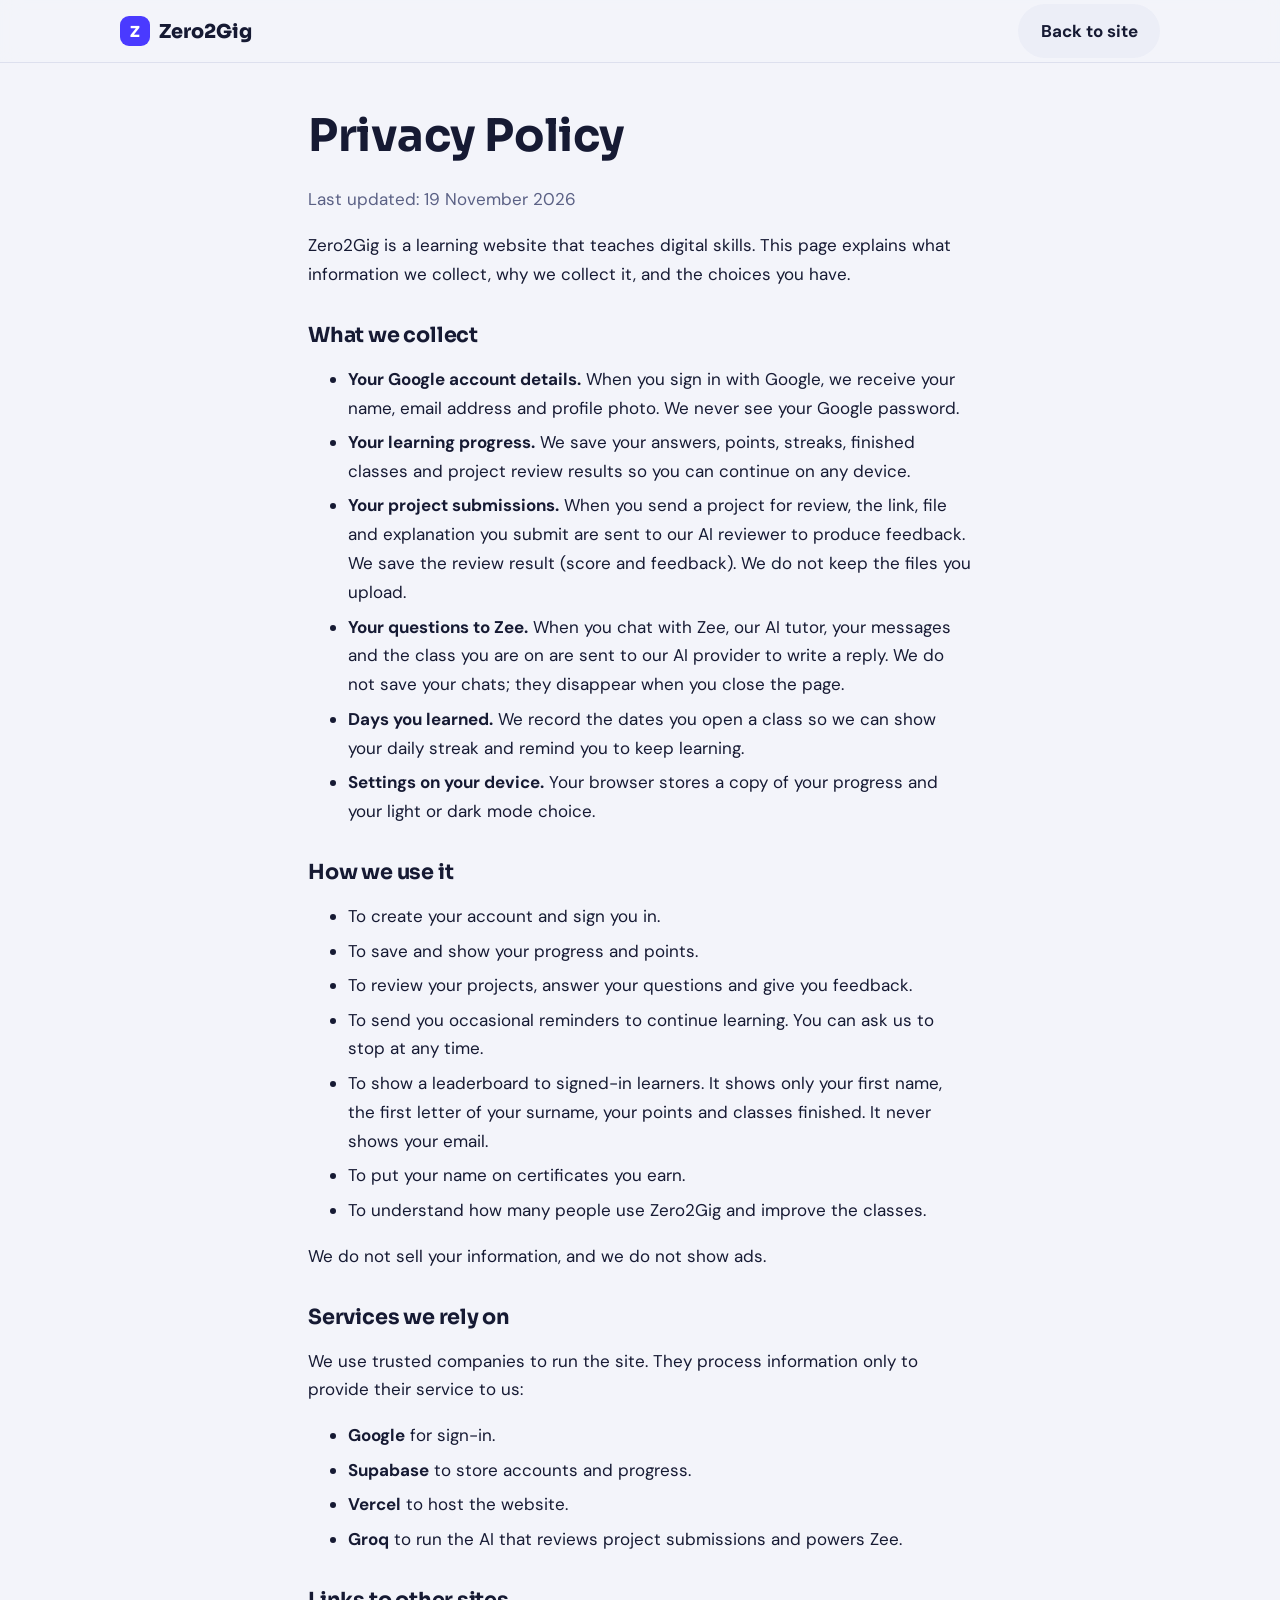
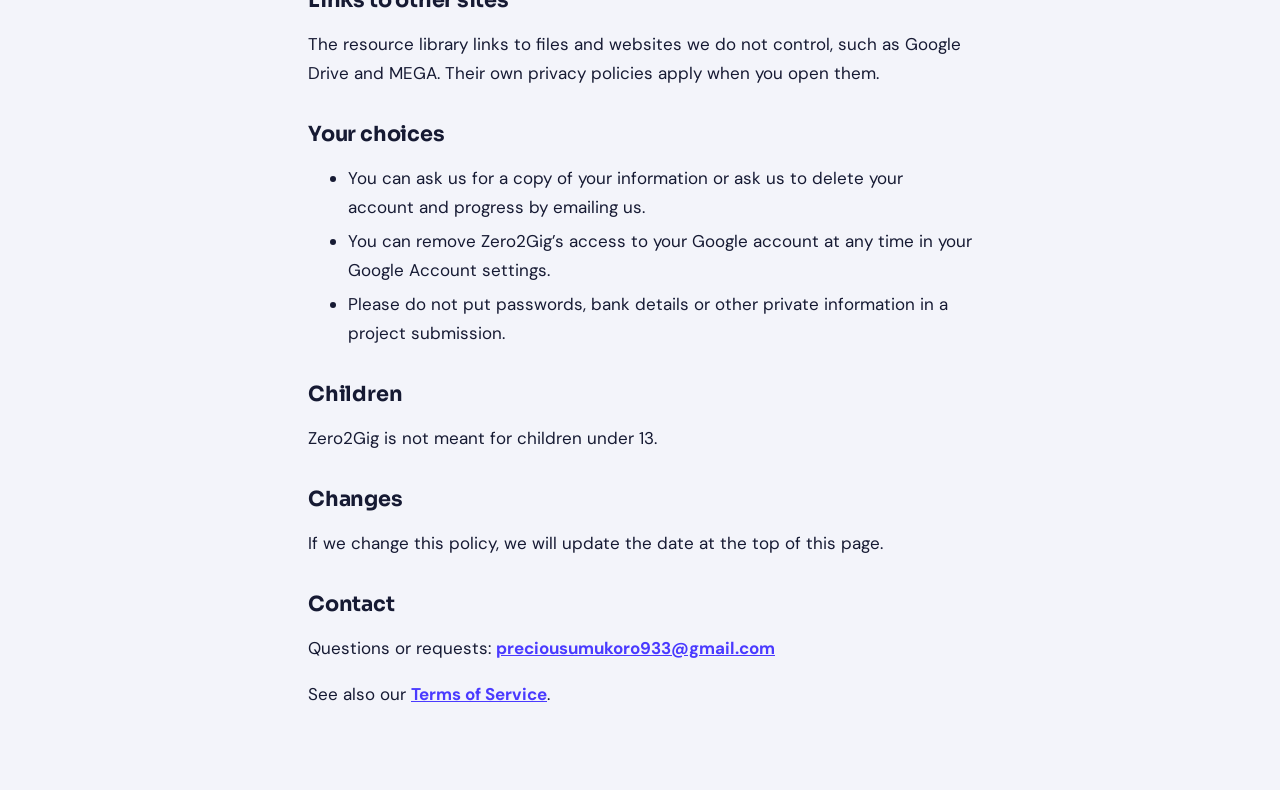
<file: privacy.html>
<!doctype html>
<html lang="en">
<head>
<meta charset="utf-8">
<meta name="viewport" content="width=device-width, initial-scale=1, viewport-fit=cover">
<title>Privacy Policy | Zero2Gig</title>
<link rel="preconnect" href="https://fonts.googleapis.com">
<link rel="preconnect" href="https://fonts.gstatic.com" crossorigin>
<link href="https://fonts.googleapis.com/css2?family=DM+Sans:opsz,wght@9..40,400;9..40,500;9..40,700&family=Sora:wght@600;700;800&display=swap" rel="stylesheet">
<link rel="stylesheet" href="styles.css">
<style>
.legal { max-width: 44rem; margin: 0 auto; padding: 2rem 1.25rem 4rem; }
.legal h1 { font-size: clamp(2rem, 5vw, 2.8rem); margin-top: 1rem; }
.legal h2 { font-size: 1.3rem; margin-top: 2.2rem; }
.legal .updated { color: var(--muted); }
.legal li { margin: .35rem 0; }
.legal a { color: var(--brand); font-weight: 700; }
</style>
<script>try{var t=localStorage.getItem("z2g-theme");if(t)document.documentElement.dataset.theme=t;}catch(e){}</script>
</head>
<body>
<header class="nav"><div class="wrap"><a class="logo" href="/"><span class="logo-mark">Z</span>Zero2Gig</a><a class="btn soft" href="/">Back to site</a></div></header>
<main class="legal">
<h1>Privacy Policy</h1>
<p class="updated">Last updated: 19 November 2026</p>
<p>Zero2Gig is a learning website that teaches digital skills. This page explains what information we collect, why we collect it, and the choices you have.</p>

<h2>What we collect</h2>
<ul>
<li><strong>Your Google account details.</strong> When you sign in with Google, we receive your name, email address and profile photo. We never see your Google password.</li>
<li><strong>Your learning progress.</strong> We save your answers, points, streaks, finished classes and project review results so you can continue on any device.</li>
<li><strong>Your project submissions.</strong> When you send a project for review, the link, file and explanation you submit are sent to our AI reviewer to produce feedback. We save the review result (score and feedback). We do not keep the files you upload.</li>
<li><strong>Your questions to Zee.</strong> When you chat with Zee, our AI tutor, your messages and the class you are on are sent to our AI provider to write a reply. We do not save your chats; they disappear when you close the page.</li>
<li><strong>Days you learned.</strong> We record the dates you open a class so we can show your daily streak and remind you to keep learning.</li>
<li><strong>Settings on your device.</strong> Your browser stores a copy of your progress and your light or dark mode choice.</li>
</ul>

<h2>How we use it</h2>
<ul>
<li>To create your account and sign you in.</li>
<li>To save and show your progress and points.</li>
<li>To review your projects, answer your questions and give you feedback.</li>
<li>To send you occasional reminders to continue learning. You can ask us to stop at any time.</li>
<li>To show a leaderboard to signed-in learners. It shows only your first name, the first letter of your surname, your points and classes finished. It never shows your email.</li>
<li>To put your name on certificates you earn.</li>
<li>To understand how many people use Zero2Gig and improve the classes.</li>
</ul>
<p>We do not sell your information, and we do not show ads.</p>

<h2>Services we rely on</h2>
<p>We use trusted companies to run the site. They process information only to provide their service to us:</p>
<ul>
<li><strong>Google</strong> for sign-in.</li>
<li><strong>Supabase</strong> to store accounts and progress.</li>
<li><strong>Vercel</strong> to host the website.</li>
<li><strong>Groq</strong> to run the AI that reviews project submissions and powers Zee.</li>
</ul>

<h2>Links to other sites</h2>
<p>The resource library links to files and websites we do not control, such as Google Drive and MEGA. Their own privacy policies apply when you open them.</p>

<h2>Your choices</h2>
<ul>
<li>You can ask us for a copy of your information or ask us to delete your account and progress by emailing us.</li>
<li>You can remove Zero2Gig’s access to your Google account at any time in your Google Account settings.</li>
<li>Please do not put passwords, bank details or other private information in a project submission.</li>
</ul>

<h2>Children</h2>
<p>Zero2Gig is not meant for children under 13.</p>

<h2>Changes</h2>
<p>If we change this policy, we will update the date at the top of this page.</p>

<h2>Contact</h2>
<p>Questions or requests: <a href="mailto:preciousumukoro933@gmail.com">preciousumukoro933@gmail.com</a></p>
<p>See also our <a href="terms.html">Terms of Service</a>.</p>
</main>
</body>
</html>
</file>
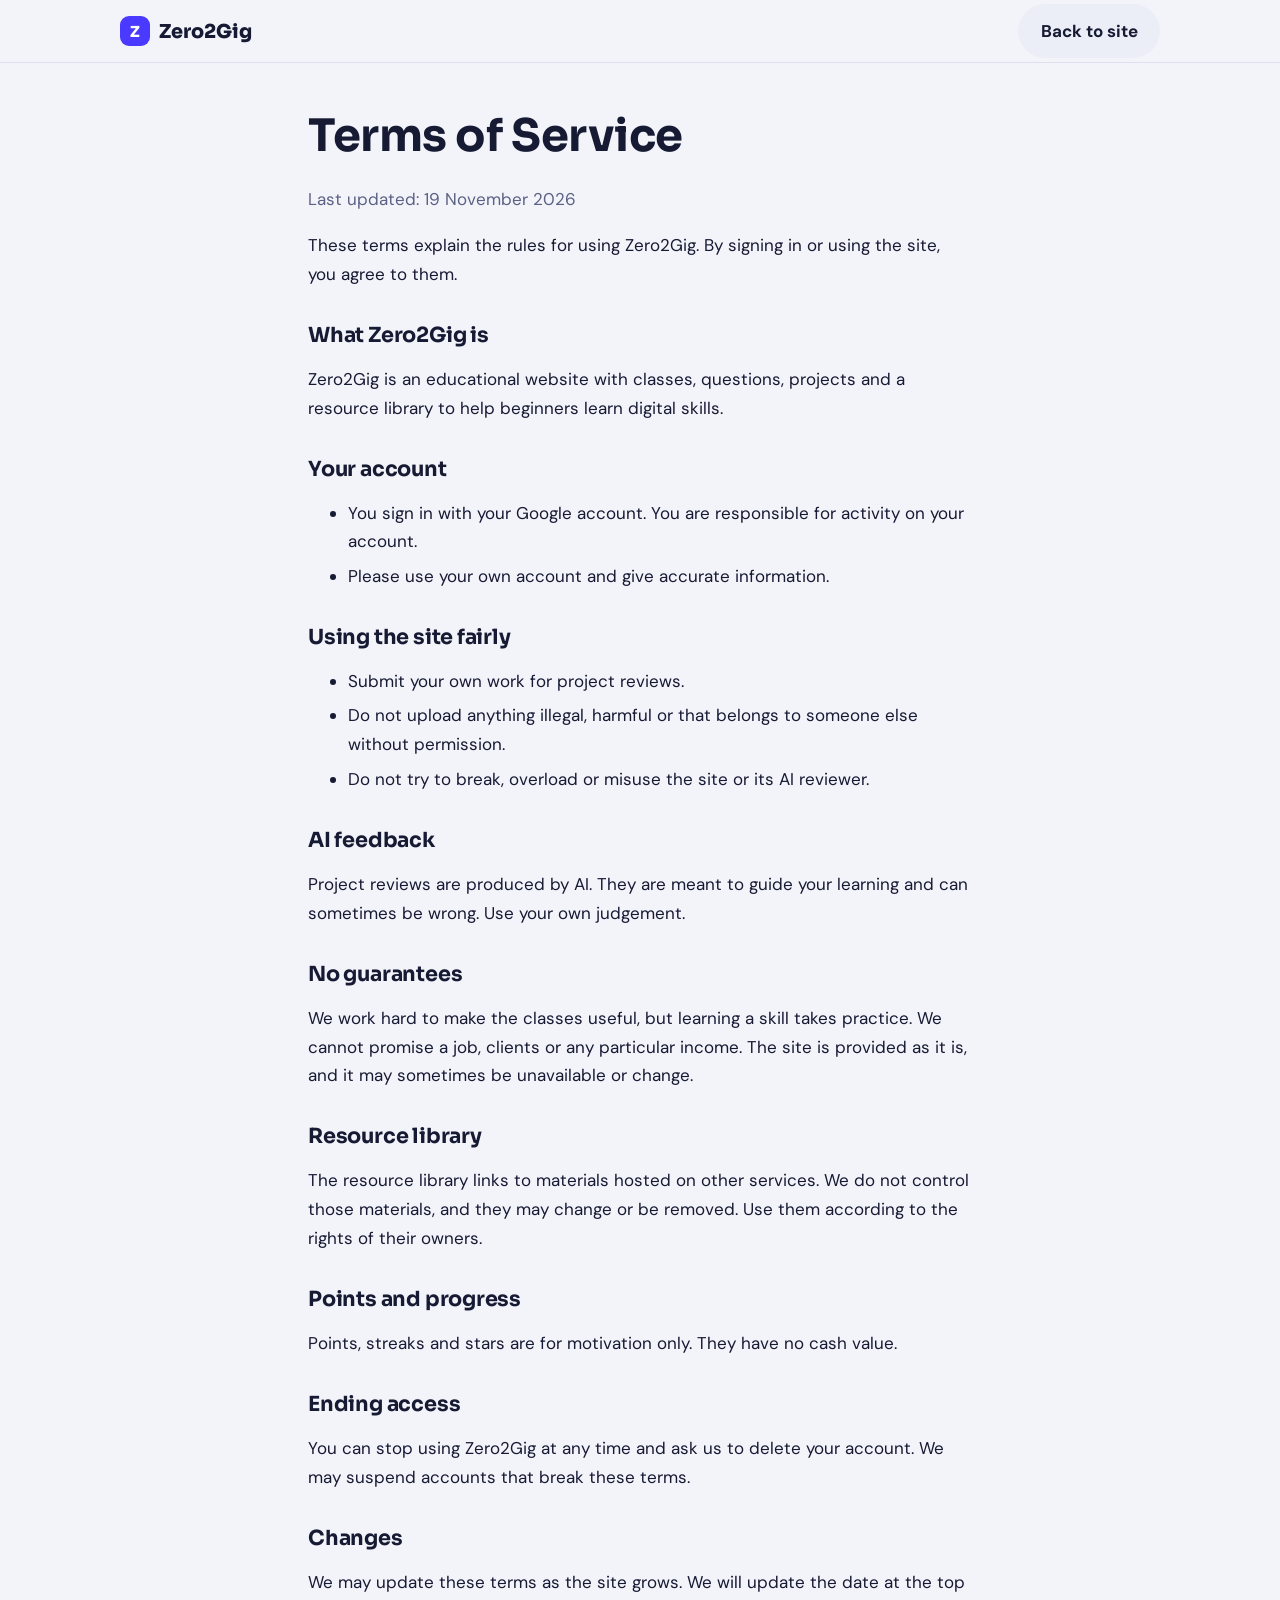
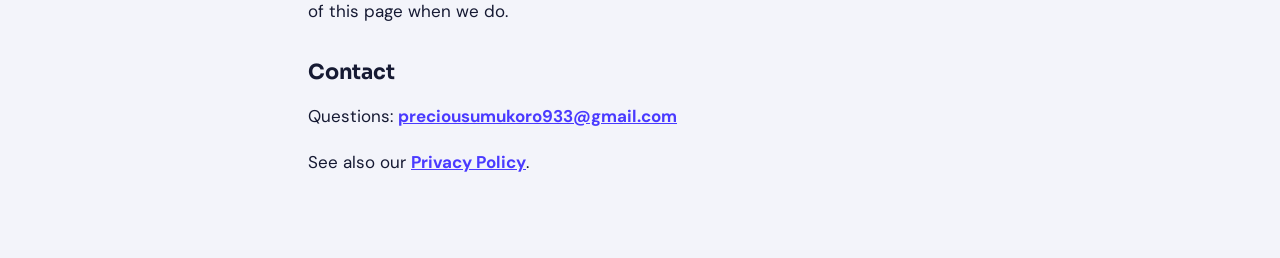
<file: terms.html>
<!doctype html>
<html lang="en">
<head>
<meta charset="utf-8">
<meta name="viewport" content="width=device-width, initial-scale=1, viewport-fit=cover">
<title>Terms of Service | Zero2Gig</title>
<link rel="preconnect" href="https://fonts.googleapis.com">
<link rel="preconnect" href="https://fonts.gstatic.com" crossorigin>
<link href="https://fonts.googleapis.com/css2?family=DM+Sans:opsz,wght@9..40,400;9..40,500;9..40,700&family=Sora:wght@600;700;800&display=swap" rel="stylesheet">
<link rel="stylesheet" href="styles.css">
<style>
.legal { max-width: 44rem; margin: 0 auto; padding: 2rem 1.25rem 4rem; }
.legal h1 { font-size: clamp(2rem, 5vw, 2.8rem); margin-top: 1rem; }
.legal h2 { font-size: 1.3rem; margin-top: 2.2rem; }
.legal .updated { color: var(--muted); }
.legal li { margin: .35rem 0; }
.legal a { color: var(--brand); font-weight: 700; }
</style>
<script>try{var t=localStorage.getItem("z2g-theme");if(t)document.documentElement.dataset.theme=t;}catch(e){}</script>
</head>
<body>
<header class="nav"><div class="wrap"><a class="logo" href="/"><span class="logo-mark">Z</span>Zero2Gig</a><a class="btn soft" href="/">Back to site</a></div></header>
<main class="legal">
<h1>Terms of Service</h1>
<p class="updated">Last updated: 19 November 2026</p>
<p>These terms explain the rules for using Zero2Gig. By signing in or using the site, you agree to them.</p>

<h2>What Zero2Gig is</h2>
<p>Zero2Gig is an educational website with classes, questions, projects and a resource library to help beginners learn digital skills.</p>

<h2>Your account</h2>
<ul>
<li>You sign in with your Google account. You are responsible for activity on your account.</li>
<li>Please use your own account and give accurate information.</li>
</ul>

<h2>Using the site fairly</h2>
<ul>
<li>Submit your own work for project reviews.</li>
<li>Do not upload anything illegal, harmful or that belongs to someone else without permission.</li>
<li>Do not try to break, overload or misuse the site or its AI reviewer.</li>
</ul>

<h2>AI feedback</h2>
<p>Project reviews are produced by AI. They are meant to guide your learning and can sometimes be wrong. Use your own judgement.</p>

<h2>No guarantees</h2>
<p>We work hard to make the classes useful, but learning a skill takes practice. We cannot promise a job, clients or any particular income. The site is provided as it is, and it may sometimes be unavailable or change.</p>

<h2>Resource library</h2>
<p>The resource library links to materials hosted on other services. We do not control those materials, and they may change or be removed. Use them according to the rights of their owners.</p>

<h2>Points and progress</h2>
<p>Points, streaks and stars are for motivation only. They have no cash value.</p>

<h2>Ending access</h2>
<p>You can stop using Zero2Gig at any time and ask us to delete your account. We may suspend accounts that break these terms.</p>

<h2>Changes</h2>
<p>We may update these terms as the site grows. We will update the date at the top of this page when we do.</p>

<h2>Contact</h2>
<p>Questions: <a href="mailto:preciousumukoro933@gmail.com">preciousumukoro933@gmail.com</a></p>
<p>See also our <a href="privacy.html">Privacy Policy</a>.</p>
</main>
</body>
</html>
</file>
<file: styles.css>
:root {
  --bg: #F3F4FA;
  --surface: #FFFFFF;
  --surface-2: #ECEEF7;
  --ink: #161A33;
  --muted: #5B6185;
  --line: #DDE0EE;
  --brand: #4A3AFF;
  --brand-ink: #FFFFFF;
  --gold: #FFB020;
  --good: #12A365;
  --good-bg: #E3F7EE;
  --bad: #E5484D;
  --bad-bg: #FDECEC;
  --shadow: 0 1px 2px rgba(22, 26, 51, .06), 0 8px 24px rgba(22, 26, 51, .06);
  --display: "Sora", "Segoe UI", system-ui, sans-serif;
  --body: "DM Sans", "Segoe UI", system-ui, sans-serif;
  --r-lg: 22px;
  --r-md: 14px;
  --r-sm: 10px;
  color-scheme: light;
}
@media (prefers-color-scheme: dark) {
  :root:not([data-theme="light"]) {
    --bg: #0F1124;
    --surface: #181B33;
    --surface-2: #22264A;
    --ink: #EEF0FF;
    --muted: #A3A8CC;
    --line: #2C3157;
    --brand: #7C70FF;
    --good: #3DD68C;
    --good-bg: #123327;
    --bad: #FF7A7E;
    --bad-bg: #3A1A22;
    --shadow: 0 1px 2px rgba(0, 0, 0, .3), 0 8px 24px rgba(0, 0, 0, .25);
    color-scheme: dark;
  }
}
:root[data-theme="dark"] {
    --bg: #0F1124;
    --surface: #181B33;
    --surface-2: #22264A;
    --ink: #EEF0FF;
    --muted: #A3A8CC;
    --line: #2C3157;
    --brand: #7C70FF;
    --good: #3DD68C;
    --good-bg: #123327;
    --bad: #FF7A7E;
    --bad-bg: #3A1A22;
    --shadow: 0 1px 2px rgba(0, 0, 0, .3), 0 8px 24px rgba(0, 0, 0, .25);
    color-scheme: dark;
  }
:root[data-theme="light"] { color-scheme: light; }


* { box-sizing: border-box; }
html { -webkit-text-size-adjust: 100%; }
body { margin: 0; background: var(--bg); color: var(--ink); font: 1.0625rem/1.6 var(--body); -webkit-font-smoothing: antialiased; }
a { color: inherit; }
button { font: inherit; color: inherit; cursor: pointer; }
:focus-visible { outline: 3px solid var(--brand); outline-offset: 3px; }
h1, h2, h3 { font-family: var(--display); line-height: 1.15; margin: 0 0 .5em; letter-spacing: -.01em; }

.wrap { max-width: 68rem; margin: 0 auto; padding: 0 1.25rem; }

/* ---------- top nav ---------- */
.nav { position: sticky; top: 0; z-index: 20; background: color-mix(in srgb, var(--bg) 85%, transparent); backdrop-filter: blur(10px); border-bottom: 1px solid var(--line); padding-top: env(safe-area-inset-top, 0px); }
.nav .wrap { display: flex; align-items: center; justify-content: space-between; height: 62px; }
.logo { display: flex; align-items: center; gap: .55rem; font: 800 1.2rem var(--display); text-decoration: none; }
.logo-mark { width: 30px; height: 30px; border-radius: 9px; background: var(--brand); color: #fff; display: grid; place-items: center; font-size: .95rem; }
.pts-pill { display: inline-flex; align-items: center; gap: .4rem; padding: .35rem .8rem; border-radius: 99px; background: var(--surface); border: 1px solid var(--line); font-weight: 700; font-variant-numeric: tabular-nums; }
.pts-pill .coin { width: 18px; height: 18px; border-radius: 50%; background: var(--gold); display: inline-block; box-shadow: inset 0 -2px 0 rgba(0,0,0,.15); }

/* ---------- home ---------- */
.hero { padding: 3rem 0 2rem; display: grid; grid-template-columns: 1.15fr 1fr; gap: 2.5rem; align-items: center; }
.hero h1 { font-size: clamp(2.2rem, 5.5vw, 3.6rem); font-weight: 800; }
.hero p { color: var(--muted); font-size: 1.15rem; max-width: 34rem; }
.hero-steps { display: flex; gap: .5rem; flex-wrap: wrap; margin-top: 1.4rem; }
.hero-steps span { background: var(--surface); border: 1px solid var(--line); border-radius: 99px; padding: .35rem .85rem; font-weight: 500; font-size: .95rem; }
.matcher { background: var(--surface); border-radius: var(--r-lg); padding: 1.5rem; box-shadow: var(--shadow); border: 1px solid var(--line); }
.matcher h2 { font-size: 1.2rem; }
.matcher-opts { display: grid; gap: .5rem; }
.matcher-opts button { text-align: left; padding: .8rem 1rem; border-radius: var(--r-md); border: 2px solid var(--line); background: var(--bg); font-weight: 500; transition: border-color .15s, transform .15s; }
.matcher-opts button:hover { border-color: var(--brand); }
.matcher-opts button[aria-pressed="true"] { border-color: var(--brand); background: color-mix(in srgb, var(--brand) 10%, var(--surface)); }
.match-result { margin-top: 1rem; padding: 1rem; border-radius: var(--r-md); background: color-mix(in srgb, var(--c) 14%, var(--surface)); border: 2px solid var(--c); display: flex; gap: .9rem; align-items: center; }
.match-result .ico { font-size: 2rem; }
.match-result a { font-weight: 700; }

.stats { display: grid; grid-template-columns: repeat(3, 1fr); gap: .75rem; margin: 0 0 2.5rem; }
.stat { background: var(--surface); border: 1px solid var(--line); border-radius: var(--r-md); padding: 1rem 1.2rem; }
.stat b { display: block; font: 800 1.7rem var(--display); font-variant-numeric: tabular-nums; }
.stat span { color: var(--muted); font-size: .92rem; }

.sec-head { display: flex; justify-content: space-between; align-items: end; margin-bottom: 1rem; }
.sec-head h2 { font-size: 1.6rem; margin: 0; }
.grid { display: grid; grid-template-columns: repeat(auto-fill, minmax(15.5rem, 1fr)); gap: 1rem; padding-bottom: 4rem; }
.skill-card { position: relative; display: flex; flex-direction: column; gap: .5rem; background: var(--surface); border: 1px solid var(--line); border-radius: var(--r-lg); padding: 1.3rem; text-decoration: none; overflow: hidden; transition: transform .18s, box-shadow .18s, border-color .18s; }
.skill-card:hover { transform: translateY(-3px); box-shadow: var(--shadow); border-color: var(--c); }
.skill-card.is-match { border: 2px solid var(--c); box-shadow: 0 0 0 4px color-mix(in srgb, var(--c) 20%, transparent); }
.skill-card .ico { width: 52px; height: 52px; border-radius: 15px; display: grid; place-items: center; font-size: 1.6rem; background: color-mix(in srgb, var(--c) 16%, var(--surface)); }
.skill-card h3 { font-size: 1.15rem; margin: .4rem 0 0; }
.skill-card p { margin: 0; color: var(--muted); font-size: .95rem; flex: 1; }
.meter { height: 8px; border-radius: 99px; background: var(--surface-2); overflow: hidden; margin-top: .4rem; }
.meter i { display: block; height: 100%; background: var(--c, var(--brand)); border-radius: 99px; transition: width .5s ease; }
.card-foot { display: flex; justify-content: space-between; font-size: .88rem; color: var(--muted); font-weight: 500; }

/* ---------- skill page ---------- */
.back { display: inline-flex; align-items: center; gap: .35rem; margin: 1.5rem 0 1rem; font-weight: 700; text-decoration: none; color: var(--muted); }
.back:hover { color: var(--ink); }
.skill-hero { background: var(--c); color: #fff; border-radius: var(--r-lg); padding: 2rem; position: relative; overflow: hidden; }
.skill-hero::after { content: ""; position: absolute; right: -60px; top: -60px; width: 240px; height: 240px; border-radius: 50%; background: rgba(255,255,255,.12); }
.skill-hero .ico { font-size: 2.6rem; }
.skill-hero h1 { font-size: clamp(1.9rem, 4.5vw, 2.8rem); margin-top: .4rem; }
.skill-hero p { max-width: 40rem; opacity: .92; font-size: 1.08rem; }
.chips { display: flex; flex-wrap: wrap; gap: .5rem; margin-top: 1rem; position: relative; z-index: 1; }
.chip { background: rgba(255,255,255,.18); border-radius: 99px; padding: .35rem .85rem; font-weight: 700; font-size: .92rem; }

.tabs { display: flex; gap: .4rem; margin: 1.6rem 0 1.2rem; background: var(--surface); border: 1px solid var(--line); padding: .3rem; border-radius: 99px; width: fit-content; }
.tabs button { border: 0; background: none; padding: .55rem 1.1rem; border-radius: 99px; font-weight: 700; color: var(--muted); }
.tabs button[aria-selected="true"] { background: var(--ink); color: var(--bg); }

.classes { display: grid; gap: .9rem; padding-bottom: 4rem; }
.class-card { --c: inherit; display: grid; grid-template-columns: auto 1fr auto; gap: 1.1rem; align-items: center; background: var(--surface); border: 1px solid var(--line); border-radius: var(--r-lg); padding: 1.2rem 1.3rem; }
.class-num { width: 54px; height: 54px; border-radius: 16px; display: grid; place-items: center; font: 800 1.3rem var(--display); background: color-mix(in srgb, var(--c) 14%, var(--surface)); color: var(--c); }
.class-card.done .class-num { background: var(--c); color: #fff; }
.class-card h3 { font-size: 1.15rem; margin: 0 0 .2rem; }
.class-card p { margin: 0; color: var(--muted); font-size: .95rem; }
.class-meta { display: flex; gap: .9rem; flex-wrap: wrap; margin-top: .45rem; font-size: .88rem; font-weight: 700; color: var(--muted); }
.class-meta .ok { color: var(--good); }
.btn { display: inline-flex; align-items: center; justify-content: center; gap: .4rem; border: 0; border-radius: 99px; padding: .8rem 1.4rem; font-weight: 700; text-decoration: none; background: var(--brand); color: var(--brand-ink); transition: transform .12s, filter .12s; white-space: nowrap; }
.btn:hover { filter: brightness(1.08); }
.btn:active { transform: scale(.97); }
.btn.soft { background: var(--surface-2); color: var(--ink); }
.btn.big { padding: 1rem 1.8rem; font-size: 1.05rem; }
.btn:disabled { opacity: .45; cursor: not-allowed; transform: none; }
@media (max-width: 40rem) {
  .hero { grid-template-columns: 1fr; padding-top: 2rem; }
  .class-card { grid-template-columns: auto 1fr; }
  .class-card .btn { grid-column: 1 / -1; }
  .stats { grid-template-columns: repeat(3, 1fr); }
  .stat b { font-size: 1.3rem; }
}

.res-list { display: grid; gap: .6rem; padding-bottom: 1rem; }
.res { display: flex; align-items: center; gap: .9rem; padding: .9rem 1.1rem; background: var(--surface); border: 1px solid var(--line); border-radius: var(--r-md); text-decoration: none; font-weight: 500; transition: border-color .15s; }
.res:hover { border-color: var(--c); }
.res .ri { width: 36px; height: 36px; border-radius: 10px; display: grid; place-items: center; background: color-mix(in srgb, var(--c) 14%, var(--surface)); flex: none; }
.res span { flex: 1; }
.res small { color: var(--muted); font-weight: 700; }
.res-h { font-size: 1.15rem; margin: 1.8rem 0 .8rem; }
.empty-note { color: var(--muted); }

/* ---------- class player ---------- */
.player { min-height: 100vh; min-height: 100dvh; display: flex; flex-direction: column; }
.p-top { position: sticky; top: 0; z-index: 10; background: var(--bg); padding: calc(.8rem + env(safe-area-inset-top, 0px)) 1.25rem .8rem; }
.p-top-in { max-width: 46rem; margin: 0 auto; display: flex; align-items: center; gap: 1rem; }
.x { width: 40px; height: 40px; border-radius: 50%; border: 1px solid var(--line); background: var(--surface); display: grid; place-items: center; text-decoration: none; font-size: 1.1rem; flex: none; }
.p-bar { flex: 1; height: 12px; border-radius: 99px; background: var(--surface-2); overflow: hidden; }
.p-bar i { display: block; height: 100%; background: var(--c); border-radius: 99px; transition: width .35s ease; }
.score { display: flex; align-items: center; gap: .5rem; flex: none; }
.streak { font-weight: 800; font-size: .9rem; color: #F97316; min-width: 3.2rem; text-align: right; }
.streak[data-on="0"] { opacity: .35; filter: grayscale(1); }

.p-body { flex: 1; padding: 1rem 1.25rem 8rem; }
.stage { max-width: 46rem; margin: 0 auto; }
.step { animation: stepIn .35s ease both; }
@keyframes stepIn { from { opacity: 0; transform: translateY(10px); } to { opacity: 1; transform: none; } }
.kicker { display: inline-flex; align-items: center; gap: .4rem; font-weight: 800; font-size: .85rem; color: var(--c); background: color-mix(in srgb, var(--c) 12%, transparent); padding: .3rem .75rem; border-radius: 99px; margin-bottom: 1rem; }
.lead { font-size: 1.35rem; line-height: 1.55; font-weight: 500; }
.step h1 { font-size: clamp(1.8rem, 5vw, 2.6rem); }
.intro-card { background: var(--surface); border: 1px solid var(--line); border-radius: var(--r-lg); padding: 1.6rem; margin-top: 1.4rem; }
.intro-card ul { margin: .5rem 0 0; padding-left: 1.2rem; }
.intro-card li { margin: .3rem 0; }
.scoring { display: grid; grid-template-columns: repeat(3, 1fr); gap: .6rem; margin-top: 1rem; }
.scoring div { background: var(--surface); border: 1px solid var(--line); border-radius: var(--r-md); padding: .8rem; text-align: center; font-size: .9rem; color: var(--muted); }
.scoring b { display: block; font: 800 1.2rem var(--display); color: var(--ink); }

/* question */
.q-prompt { font: 700 1.4rem/1.35 var(--display); margin: 0 0 1.2rem; }
.opts { display: grid; gap: .65rem; }
.opt { display: flex; align-items: center; gap: .85rem; text-align: left; width: 100%; padding: 1rem 1.1rem; border-radius: var(--r-md); border: 2px solid var(--line); background: var(--surface); font-weight: 500; font-size: 1.02rem; transition: border-color .15s, background .15s, transform .12s; }
.opt:hover:not(:disabled) { border-color: var(--c); transform: translateY(-1px); }
.opt .key { width: 30px; height: 30px; border-radius: 9px; display: grid; place-items: center; background: var(--surface-2); font-weight: 800; font-size: .9rem; flex: none; }
.opt.right { border-color: var(--good); background: var(--good-bg); }
.opt.right .key { background: var(--good); color: #fff; }
.opt.wrong { border-color: var(--bad); background: var(--bad-bg); animation: shake .35s; }
.opt.wrong .key { background: var(--bad); color: #fff; }
.opt:disabled { cursor: default; }
@keyframes shake { 25% { transform: translateX(-6px); } 75% { transform: translateX(6px); } }
.feedback { margin-top: 1rem; padding: 1rem 1.1rem; border-radius: var(--r-md); font-weight: 500; animation: stepIn .25s ease both; }
.feedback.good { background: var(--good-bg); border-left: 5px solid var(--good); }
.feedback.bad { background: var(--bad-bg); border-left: 5px solid var(--bad); }
.feedback b { display: block; font-family: var(--display); margin-bottom: .2rem; }
.pop { position: fixed; z-index: 50; font: 800 1.3rem var(--display); color: var(--gold); pointer-events: none; animation: popUp .9s ease forwards; text-shadow: 0 2px 0 rgba(0,0,0,.12); }
@keyframes popUp { from { opacity: 1; transform: translateY(0) scale(.9); } to { opacity: 0; transform: translateY(-60px) scale(1.15); } }

/* recap */
.recap { display: grid; gap: .7rem; margin-top: 1rem; }
.recap div { display: flex; gap: .8rem; align-items: flex-start; background: var(--surface); border: 1px solid var(--line); border-radius: var(--r-md); padding: 1rem 1.1rem; animation: stepIn .4s ease both; }
.recap div:nth-child(2) { animation-delay: .12s; }
.recap div:nth-child(3) { animation-delay: .24s; }
.recap .tick { width: 26px; height: 26px; border-radius: 50%; background: var(--c); color: #fff; display: grid; place-items: center; font-size: .8rem; flex: none; margin-top: .1rem; }

/* finish */
.result-hero { text-align: center; background: var(--surface); border: 1px solid var(--line); border-radius: var(--r-lg); padding: 2rem 1.5rem; }
.stars { font-size: 2.4rem; letter-spacing: .3rem; }
.stars .off { opacity: .2; filter: grayscale(1); }
.big-score { font: 800 3.4rem/1 var(--display); color: var(--c); font-variant-numeric: tabular-nums; margin: .6rem 0 .2rem; }
.result-grid { display: grid; grid-template-columns: repeat(3, 1fr); gap: .6rem; margin-top: 1.2rem; }
.result-grid div { background: var(--bg); border-radius: var(--r-md); padding: .8rem; }
.result-grid b { display: block; font: 800 1.25rem var(--display); }
.result-grid span { font-size: .85rem; color: var(--muted); }

.task { margin-top: 1.4rem; background: var(--surface); border: 1px solid var(--line); border-radius: var(--r-lg); padding: 1.6rem; }
.task h2 { font-size: 1.35rem; }
.task .bonus { display: inline-flex; gap: .35rem; align-items: center; font-weight: 800; font-size: .85rem; background: color-mix(in srgb, var(--gold) 22%, var(--surface)); padding: .3rem .75rem; border-radius: 99px; margin-bottom: .8rem; }
.task h3 { font-size: 1rem; margin: 1.2rem 0 .4rem; }
.task ul { margin: 0; padding-left: 1.2rem; }
.form { display: grid; gap: 1rem; margin-top: 1.4rem; }
.form label { font-weight: 700; display: grid; gap: .35rem; }
.form .hint { font-weight: 400; font-size: .88rem; color: var(--muted); }
.form input[type=url], .form textarea { font: inherit; color: var(--ink); background: var(--bg); border: 2px solid var(--line); border-radius: var(--r-sm); padding: .75rem .9rem; width: 100%; }
.form input:focus, .form textarea:focus { border-color: var(--brand); outline: none; }
.form textarea { min-height: 7rem; resize: vertical; }
.drop { border: 2px dashed var(--line); border-radius: var(--r-md); padding: 1.2rem; text-align: center; background: var(--bg); cursor: pointer; font-weight: 500; transition: border-color .15s; }
.drop:hover, .drop.over { border-color: var(--brand); }
.drop input { position: absolute; width: 1px; height: 1px; opacity: 0; }
.msg { padding: .9rem 1rem; border-radius: var(--r-sm); background: var(--surface-2); margin-top: 1rem; font-weight: 500; }
.msg.warn { background: var(--bad-bg); }
.review { margin-top: 1.2rem; padding: 1.2rem 1.3rem; border-radius: var(--r-md); border-left: 6px solid var(--bad); background: var(--bad-bg); }
.review.pass { border-left-color: var(--good); background: var(--good-bg); }
.review .verdict { display: flex; justify-content: space-between; gap: 1rem; flex-wrap: wrap; font: 800 1.2rem var(--display); margin: 0 0 .5rem; }
.review h4 { margin: 1rem 0 .3rem; }
.review ul { margin: 0; padding-left: 1.2rem; }
.loader { display: inline-block; width: 18px; height: 18px; border: 3px solid currentColor; border-right-color: transparent; border-radius: 50%; animation: spin .7s linear infinite; vertical-align: -3px; }
@keyframes spin { to { transform: rotate(360deg); } }

.p-foot { position: fixed; left: 0; right: 0; bottom: 0; z-index: 10; background: var(--surface); border-top: 1px solid var(--line); padding: .9rem 1.25rem calc(.9rem + env(safe-area-inset-bottom, 0px)); }
.p-foot-in { max-width: 46rem; margin: 0 auto; display: flex; justify-content: space-between; gap: 1rem; }
.p-foot .btn { min-width: 8rem; }

/* ---------- diagrams ---------- */
.diagram { background: var(--surface); border: 1px solid var(--line); border-radius: var(--r-lg); padding: 1.5rem; margin-top: .5rem; }
.diagram h2 { font-size: 1.3rem; margin-bottom: 1.2rem; }
.d-hint { display: flex; justify-content: space-between; align-items: center; gap: 1rem; margin-top: 1.2rem; color: var(--muted); font-size: .9rem; flex-wrap: wrap; }
.dnode { transition: transform .25s, box-shadow .25s, background .25s, color .25s; cursor: pointer; }
.dnode.active { transform: scale(1.04); box-shadow: 0 0 0 4px color-mix(in srgb, var(--c) 30%, transparent); background: var(--c) !important; color: #fff !important; }
.d-flow { display: flex; align-items: stretch; gap: .4rem; }
.d-flow .dnode { flex: 1 1 0; min-width: 0; font-size: .95rem; display: grid; place-items: center; text-align: center; padding: 1rem .7rem; border-radius: var(--r-md); background: color-mix(in srgb, var(--c) 12%, var(--surface)); font-weight: 700; border: 0; min-height: 5rem; }
.d-flow .arr { display: grid; place-items: center; color: var(--c); font-weight: 800; font-size: 1.3rem; }
@media (max-width: 40rem) {
  .d-flow { flex-direction: column; }
  .d-flow .arr { transform: rotate(90deg); }
  .d-flow .dnode { min-height: 0; }
}
.d-stack { display: grid; gap: .5rem; }
.d-stack .dnode { display: flex; justify-content: space-between; gap: 1rem; align-items: center; padding: 1rem 1.2rem; border-radius: var(--r-md); border: 0; text-align: left; background: color-mix(in srgb, var(--c) calc(10% + var(--i) * 6%), var(--surface)); }
.d-stack .dnode b { font-family: var(--display); }
.d-stack .dnode span { color: inherit; opacity: .8; font-size: .95rem; text-align: right; }
.d-nested .dnode { border: 2px dashed var(--c); border-radius: var(--r-md); padding: 1.6rem .9rem .9rem; position: relative; background: color-mix(in srgb, var(--c) 6%, var(--surface)); }
.d-nested .dnode > b { position: absolute; top: .35rem; left: .8rem; font-size: .85rem; }
.d-nested .dnode.core { border-style: solid; padding: 1.4rem; text-align: center; font-weight: 800; }
.d-nested .dnode.core > b { position: static; font-size: 1rem; }
.d-compare { display: grid; grid-template-columns: 1fr 1fr; gap: .8rem; }
.d-compare .dnode { border-radius: var(--r-md); padding: 1.1rem; border: 0; text-align: left; background: color-mix(in srgb, var(--c) 10%, var(--surface)); }
.d-compare .dnode h3 { font-size: 1.05rem; margin-bottom: .6rem; }
.d-compare ul { margin: 0; padding-left: 1.1rem; }
.d-funnel { display: grid; gap: .45rem; justify-items: center; }
.d-funnel .dnode { border: 0; border-radius: var(--r-sm); padding: .85rem; text-align: center; font-weight: 800; background: color-mix(in srgb, var(--c) calc(14% + var(--i) * 12%), var(--surface)); }
.d-cycle svg { width: 100%; max-width: 420px; display: block; margin: 0 auto; }
.d-cycle .dnode rect { fill: color-mix(in srgb, var(--c) 14%, var(--surface)); transition: fill .25s; }
.d-cycle .dnode text { fill: var(--ink); font: 700 15px var(--body); }
.d-cycle .dnode.active { transform: none; box-shadow: none; background: none !important; }
.d-cycle .dnode.active rect { fill: var(--c); }
.d-cycle .dnode.active text { fill: #fff; }

/* toast */
.toast { position: fixed; left: 50%; bottom: 6.5rem; transform: translateX(-50%) translateY(20px); background: var(--ink); color: var(--bg); padding: .7rem 1.1rem; border-radius: 99px; font-weight: 700; opacity: 0; pointer-events: none; transition: opacity .2s, transform .2s; z-index: 60; }
.toast.show { opacity: 1; transform: translateX(-50%) translateY(0); }

.foot { color: var(--muted); font-size: .9rem; padding: 2rem 0 3rem; border-top: 1px solid var(--line); }

@media (prefers-reduced-motion: reduce) {
  *, *::before, *::after { animation: none !important; transition: none !important; }
}

/* ---------- accounts ---------- */
.nav-r { display: flex; align-items: center; gap: .6rem; }
.nav-r .btn { padding: .55rem 1.1rem; }
.avatar { width: 38px; height: 38px; border-radius: 50%; background: var(--brand); color: #fff; display: grid; place-items: center; font: 800 1rem var(--display); text-decoration: none; }
.avatar.big { width: 72px; height: 72px; font-size: 1.8rem; margin-bottom: 1rem; }
.auth { display: grid; place-items: center; padding: 3rem 0 5rem; }
.auth-card { width: 100%; max-width: 28rem; background: var(--surface); border: 1px solid var(--line); border-radius: var(--r-lg); padding: 2rem 1.6rem; box-shadow: var(--shadow); }
.auth-card .tabs { margin: 0 0 1.4rem; }
.auth-card h1 { font-size: 1.7rem; }
.auth-card .sub { color: var(--muted); margin: 0 0 .4rem; }
.auth-card .form input { font: inherit; color: var(--ink); background: var(--bg); border: 2px solid var(--line); border-radius: var(--r-sm); padding: .75rem .9rem; width: 100%; font-weight: 400; }
.auth-card .form input:focus { border-color: var(--brand); outline: none; }
.linkish { background: none; border: 0; color: var(--brand); font-weight: 700; padding: .2rem 0; justify-self: start; }
.hello { font-weight: 700; color: var(--brand); margin: 0 0 .6rem; }
.btn-google { display: flex; align-items: center; justify-content: center; gap: .75rem; width: 100%; margin-top: 1.4rem; padding: .95rem 1.2rem; border-radius: 99px; border: 2px solid var(--line); background: var(--surface); font-weight: 700; font-size: 1.05rem; transition: border-color .15s, transform .12s; }
.btn-google:hover { border-color: var(--brand); }
.btn-google:active { transform: scale(.98); }
.btn-google:disabled { opacity: .6; cursor: progress; }
.fine { color: var(--muted); font-size: .9rem; text-align: center; margin: 1rem 0 0; }
.av-img { width: 100%; height: 100%; border-radius: 50%; object-fit: cover; display: block; }
.avatar { overflow: hidden; }

/* ---------- theme toggle + login page ---------- */
.theme-btn { width: 40px; height: 40px; border-radius: 50%; border: 1px solid var(--line); background: var(--surface); display: grid; place-items: center; font-size: 1.05rem; flex: none; }
.theme-btn:hover { border-color: var(--brand); }
.logo-mark svg { width: 18px; height: 18px; }
.login-page { min-height: 100vh; min-height: 100dvh; display: flex; flex-direction: column; align-items: center; padding: calc(3rem + env(safe-area-inset-top, 0px)) 1.25rem 3rem; position: relative;
  background: radial-gradient(60rem 30rem at 50% -10%, color-mix(in srgb, var(--brand) 18%, transparent), transparent 70%), var(--bg); }
.login-page > .theme-btn { position: absolute; top: calc(1.2rem + env(safe-area-inset-top, 0px)); right: 1.2rem; }
.login-brand { display: flex; align-items: center; gap: .8rem; font: 800 2rem var(--display); letter-spacing: -.02em; }
.login-mark { width: 56px; height: 56px; border-radius: 16px; background: var(--brand); color: #fff; display: grid; place-items: center; box-shadow: 0 8px 24px color-mix(in srgb, var(--brand) 40%, transparent); }
.login-tag { color: var(--muted); margin: .6rem 0 2rem; text-align: center; }
.login-card { width: 100%; max-width: 27rem; background: var(--surface); border: 1px solid var(--line); border-radius: 24px; padding: 2.2rem 1.8rem 1.8rem; box-shadow: var(--shadow); text-align: center; }
.login-card h1 { font-size: 1.75rem; margin-bottom: .4rem; }
.login-card .sub { color: var(--muted); margin: 0; }
.login-card .btn-google { margin-top: 1.6rem; }
.divider { display: flex; align-items: center; gap: .8rem; margin: 1.8rem 0 1.2rem; color: var(--muted); font-size: .78rem; font-weight: 700; letter-spacing: .08em; text-transform: uppercase; }
.divider::before, .divider::after { content: ""; flex: 1; height: 1px; background: var(--line); }
.perks { list-style: none; margin: 0; padding: 0; display: grid; gap: .6rem; text-align: left; }
.perks li { display: flex; gap: .85rem; align-items: center; padding: .75rem .9rem; border-radius: var(--r-md); background: var(--bg); border: 1px solid var(--line); }
.perk-i { width: 38px; height: 38px; border-radius: 11px; display: grid; place-items: center; background: color-mix(in srgb, var(--brand) 12%, var(--surface)); flex: none; }
.perks b { display: block; font-size: .98rem; }
.perks small { color: var(--muted); font-size: .86rem; }
.login-back { margin-top: 1.6rem; color: var(--muted); font-weight: 700; text-decoration: none; }
.login-back:hover { color: var(--ink); }

/* =====================================================================
   v3: landing page, course pages, dashboard, leaderboard, certificate
   ===================================================================== */
.nav-links { display: flex; gap: .3rem; margin-left: 1.5rem; margin-right: auto; }
.nav-links a { padding: .45rem .9rem; border-radius: 99px; text-decoration: none; font-weight: 700; color: var(--muted); font-size: .95rem; }
.nav-links a:hover { color: var(--ink); background: var(--surface-2); }
.nav-links a[aria-current] { color: var(--ink); background: var(--surface-2); }
.tabbar { display: none; }
.section { padding: 3.5rem 0 0; }
.section h2 { font-size: clamp(1.5rem, 3.5vw, 2rem); }
.sec-sub { color: var(--muted); margin: -.2rem 0 0; }
.page { padding-top: 2.5rem; padding-bottom: 4rem; min-height: 70vh; }
.page h1 { font-size: clamp(1.9rem, 5vw, 2.6rem); }
.sub-h { font-size: 1.25rem; margin: 2.2rem 0 1rem; }
.eyebrow { display: inline-block; font-weight: 700; font-size: .85rem; letter-spacing: .06em; text-transform: uppercase; color: var(--brand); background: color-mix(in srgb, var(--brand) 12%, transparent); padding: .35rem .8rem; border-radius: 99px; margin: 0 0 1rem; }

/* hero */
.hero2 { background: radial-gradient(50rem 26rem at 85% 0%, color-mix(in srgb, var(--brand) 16%, transparent), transparent 70%), radial-gradient(40rem 22rem at 0% 100%, color-mix(in srgb, var(--gold) 12%, transparent), transparent 70%); border-bottom: 1px solid var(--line); }
.hero2-in { display: grid; grid-template-columns: 1.1fr .9fr; gap: 3rem; align-items: center; padding-top: 4rem; padding-bottom: 4rem; }
.hero2 h1 { font-size: clamp(2.4rem, 6vw, 4rem); font-weight: 800; letter-spacing: -.03em; line-height: 1.05; }
.hero-sub { font-size: 1.15rem; color: var(--muted); max-width: 33rem; margin: 0 0 1.6rem; }
.hero-cta { display: flex; gap: .7rem; flex-wrap: wrap; }
.hero-stats { display: flex; gap: 2rem; margin: 2.2rem 0 0; flex-wrap: wrap; }
.hero-stats dt { font: 800 1.6rem var(--display); }
.hero-stats dd { margin: 0; color: var(--muted); font-size: .9rem; }
.preview { background: var(--surface); border: 1px solid var(--line); border-radius: 24px; padding: 1.4rem; box-shadow: 0 24px 60px rgba(22, 26, 51, .14); transform: rotate(1.5deg); }
.pv-top { display: flex; align-items: center; gap: .7rem; margin-bottom: 1.1rem; }
.pv-bar { flex: 1; height: 10px; border-radius: 99px; background: var(--surface-2); overflow: hidden; }
.pv-bar i { display: block; width: 55%; height: 100%; background: var(--brand); border-radius: 99px; }
.pv-streak { font-weight: 800; font-size: .85rem; color: #F97316; }
.pv-k { font-weight: 800; font-size: .8rem; color: var(--brand); margin: 0 0 .4rem; }
.pv-q { font: 700 1.15rem/1.35 var(--display); margin: 0 0 .9rem; }
.pv-o { border: 2px solid var(--line); border-radius: 12px; padding: .7rem .9rem; margin-bottom: .5rem; font-weight: 500; display: flex; justify-content: space-between; }
.pv-o.right { border-color: var(--good); background: var(--good-bg); }
.pv-o.right span { color: var(--good); font-weight: 800; }
.pv-f { background: var(--good-bg); border-left: 4px solid var(--good); border-radius: 10px; padding: .7rem .9rem; font-size: .95rem; margin-top: .7rem; }

/* continue strip */
.continue, .match-result { display: flex; align-items: center; gap: 1rem; background: var(--surface); border: 1px solid var(--line); border-left: 6px solid var(--c); border-radius: var(--r-md); padding: 1rem 1.2rem; margin-top: 2rem; text-decoration: none; }
.cont-ico { width: 48px; height: 48px; border-radius: 14px; display: grid; place-items: center; background: color-mix(in srgb, var(--c) 15%, var(--surface)); color: var(--c); flex: none; }
.cont-txt, .match-result > div { flex: 1; min-width: 0; }
.continue small, .match-result small { display: block; color: var(--muted); font-size: .85rem; }
.continue b, .match-result b { display: block; }
.go { color: var(--c, var(--brand)); font-weight: 700; white-space: nowrap; }

/* search + course cards */
.sec-head { align-items: end; gap: 1rem; flex-wrap: wrap; margin-bottom: 1.4rem; }
.search { display: flex; align-items: center; gap: .5rem; background: var(--surface); border: 1px solid var(--line); border-radius: 99px; padding: .55rem 1rem; color: var(--muted); min-width: min(18rem, 100%); }
.search:focus-within { border-color: var(--brand); }
.search input { border: 0; background: none; font: inherit; color: var(--ink); outline: none; width: 100%; }
.courses { display: grid; grid-template-columns: repeat(auto-fill, minmax(15rem, 1fr)); gap: 1.2rem; }
.course { display: flex; flex-direction: column; background: var(--surface); border: 1px solid var(--line); border-radius: 20px; overflow: hidden; text-decoration: none; transition: transform .18s, box-shadow .18s; }
.course[hidden] { display: none; }
.course:hover { transform: translateY(-4px); box-shadow: var(--shadow); }
.cover { position: relative; height: 128px; background: linear-gradient(135deg, var(--c), color-mix(in srgb, var(--c) 55%, #000)); color: #fff; display: grid; place-items: center; overflow: hidden; }
.cover::before, .cover::after { content: ""; position: absolute; border-radius: 50%; background: rgba(255, 255, 255, .12); }
.cover::before { width: 160px; height: 160px; right: -50px; top: -60px; }
.cover::after { width: 90px; height: 90px; left: -25px; bottom: -35px; }
.cover-ico { position: relative; z-index: 1; width: 68px; height: 68px; border-radius: 20px; background: rgba(255, 255, 255, .18); display: grid; place-items: center; backdrop-filter: blur(4px); }
.badge { position: absolute; z-index: 1; top: .7rem; left: .7rem; background: rgba(255, 255, 255, .92); color: #161A33; font-size: .75rem; font-weight: 800; padding: .25rem .6rem; border-radius: 99px; }
.badge.done { left: auto; right: .7rem; background: #12A365; color: #fff; }
.badge.solid { position: static; background: #fff; color: #161A33; }
.course-b { padding: 1.1rem 1.2rem 1.2rem; display: flex; flex-direction: column; gap: .4rem; flex: 1; }
.course-b h3 { font-size: 1.1rem; margin: 0; }
.course-b p { margin: 0; color: var(--muted); font-size: .94rem; flex: 1; }
.course-meta { font-size: .82rem; color: var(--muted); font-weight: 500; margin-top: .3rem; }
.course .card-foot { margin-top: .5rem; align-items: center; }
.free { font-weight: 800; color: var(--good); }

/* finder */
.finder { display: grid; gap: 1.2rem; }
.chips2 { display: flex; flex-wrap: wrap; gap: .5rem; }
.chips2 button { border: 1.5px solid var(--line); background: var(--surface); border-radius: 99px; padding: .6rem 1rem; font-weight: 500; transition: border-color .15s, background .15s; }
.chips2 button:hover { border-color: var(--brand); }
.chips2 button[aria-pressed="true"] { background: var(--ink); color: var(--bg); border-color: var(--ink); }
.match-result { margin-top: 0; }

/* how it works + features + faq */
.steps { list-style: none; margin: 1.4rem 0 0; padding: 0; display: grid; grid-template-columns: repeat(auto-fit, minmax(13rem, 1fr)); gap: 1rem; }
.steps li { background: var(--surface); border: 1px solid var(--line); border-radius: 18px; padding: 1.3rem; }
.step-n { width: 36px; height: 36px; border-radius: 50%; background: var(--brand); color: #fff; display: grid; place-items: center; font: 800 1rem var(--display); margin-bottom: .8rem; }
.steps h3, .feature h3 { font-size: 1.05rem; margin: 0 0 .3rem; }
.steps p, .feature p { margin: 0; color: var(--muted); font-size: .95rem; }
.features { display: grid; grid-template-columns: repeat(auto-fit, minmax(15rem, 1fr)); gap: 1.6rem 2rem; margin-top: 1.6rem; }
.f-ico { width: 44px; height: 44px; border-radius: 13px; display: grid; place-items: center; background: color-mix(in srgb, var(--brand) 12%, var(--surface)); color: var(--brand); margin-bottom: .7rem; }
.faq details { background: var(--surface); border: 1px solid var(--line); border-radius: 14px; padding: 0 1.2rem; margin-top: .6rem; }
.faq summary { cursor: pointer; font-weight: 700; padding: 1rem 0; list-style: none; display: flex; justify-content: space-between; gap: 1rem; }
.faq summary::-webkit-details-marker { display: none; }
.faq summary::after { content: "+"; font: 700 1.3rem var(--display); color: var(--muted); line-height: 1; }
.faq details[open] summary::after { content: "–"; }
.faq details p { margin: 0 0 1.1rem; color: var(--muted); }
.cta-band { margin: 4rem 0; background: linear-gradient(135deg, var(--brand), color-mix(in srgb, var(--brand) 60%, #000)); color: #fff; border-radius: 28px; padding: 3rem 1.5rem; text-align: center; }
.cta-band h2 { font-size: clamp(1.6rem, 4vw, 2.3rem); }
.cta-band p { opacity: .9; margin: 0 0 1.4rem; }
.btn.light { background: #fff; color: #161A33; }

/* footer */
.site-foot { border-top: 1px solid var(--line); background: var(--surface); padding: 3rem 1.25rem calc(2rem + env(safe-area-inset-bottom, 0px)); margin-top: 2rem; }
.foot-grid { max-width: 68rem; margin: 0 auto; display: grid; grid-template-columns: 1.4fr 1fr 1fr 1fr; gap: 2rem; }
.foot-grid p { color: var(--muted); font-size: .95rem; max-width: 18rem; }
.foot-grid h4 { font: 700 .85rem var(--body); text-transform: uppercase; letter-spacing: .06em; color: var(--muted); margin: 0 0 .8rem; }
.foot-grid a:not(.logo) { display: block; text-decoration: none; color: var(--ink); padding: .25rem 0; font-size: .95rem; }
.foot-grid a:not(.logo):hover { color: var(--brand); }
.copy { max-width: 68rem; margin: 2rem auto 0; padding-top: 1.2rem; border-top: 1px solid var(--line); color: var(--muted); font-size: .88rem; }

/* course page */
.c-hero { background: linear-gradient(135deg, color-mix(in srgb, var(--c) 92%, #000), color-mix(in srgb, var(--c) 50%, #0B0D1C)); color: #fff; }
.c-hero-in { display: grid; grid-template-columns: 1fr 22rem; gap: 3rem; padding-top: 2.5rem; padding-bottom: 2.5rem; align-items: start; }
.crumbs2 { font-size: .9rem; opacity: .85; margin-bottom: 1rem; }
.crumbs2 a { color: #fff; }
.c-hero h1 { font-size: clamp(2rem, 5vw, 3rem); font-weight: 800; }
.c-sub { font-size: 1.12rem; opacity: .93; max-width: 38rem; }
.c-meta { display: flex; flex-wrap: wrap; gap: .5rem 1.1rem; align-items: center; font-weight: 500; margin-top: 1.2rem; font-size: .95rem; }
.enroll { background: var(--surface); color: var(--ink); border-radius: 20px; overflow: hidden; box-shadow: 0 20px 50px rgba(0, 0, 0, .25); margin-bottom: -7rem; position: relative; z-index: 2; }
.enroll .cover { height: 140px; }
.enroll-b { padding: 1.3rem; display: grid; gap: .9rem; }
.enroll-free { font: 800 1.6rem var(--display); margin: 0; }
.enroll-p { margin: -.4rem 0 0; color: var(--muted); font-size: .9rem; font-weight: 500; }
.incl { list-style: none; margin: .3rem 0 0; padding: 0; display: grid; gap: .5rem; font-size: .94rem; }
.incl li { display: flex; gap: .55rem; align-items: center; }
.incl svg { color: var(--good); flex: none; }
.c-body { padding-top: 2.5rem; padding-bottom: 3rem; }
.c-main { max-width: calc(100% - 25rem); }
.learn-box { border: 1px solid var(--line); background: var(--surface); border-radius: 18px; padding: 1.5rem; }
.learn-box h2, .outcome h2 { font-size: 1.3rem; }
.learn-box ul { list-style: none; margin: 0; padding: 0; display: grid; grid-template-columns: 1fr 1fr; gap: .7rem 1.5rem; }
.learn-box li { display: flex; gap: .6rem; font-size: .95rem; }
.learn-box svg { color: var(--c); flex: none; margin-top: .15rem; }
.outcome { margin-top: 2rem; padding: 1.5rem; border-radius: 18px; background: color-mix(in srgb, var(--c) 10%, var(--surface)); }
.outcome p { margin: 0; font-size: 1.1rem; font-weight: 500; }
.classes { padding-bottom: 0; }
.class-num svg { display: block; }

/* my learning + empty + leaderboard */
.my-list { display: grid; gap: .8rem; }
.my-row { display: flex; align-items: center; gap: 1rem; background: var(--surface); border: 1px solid var(--line); border-radius: 18px; padding: 1.1rem 1.2rem; }
.my-mid { flex: 1; min-width: 0; }
.my-mid h3 { font-size: 1.05rem; margin: 0 0 .5rem; }
.my-mid p { margin: .4rem 0 0; color: var(--muted); font-size: .88rem; }
.empty { text-align: center; background: var(--surface); border: 1px dashed var(--line); border-radius: 22px; padding: 3rem 1.5rem; margin-top: 1.5rem; }
.empty p { color: var(--muted); margin: 0 0 1.4rem; }
.lb { list-style: none; margin: 1.5rem 0 0; padding: 0; display: grid; gap: .5rem; max-width: 44rem; }
.lb li { display: flex; align-items: center; gap: 1rem; background: var(--surface); border: 1px solid var(--line); border-radius: 14px; padding: .8rem 1.1rem; }
.lb li.me { border: 2px solid var(--brand); }
.rank { width: 34px; height: 34px; border-radius: 50%; display: grid; place-items: center; font: 800 .95rem var(--display); background: var(--surface-2); flex: none; }
.rank.r1 { background: #FFC53D; color: #3B2A00; }
.rank.r2 { background: #C9CEDD; color: #22264A; }
.rank.r3 { background: #E0A26B; color: #3B1E00; }
.lb-name { flex: 1; font-weight: 700; min-width: 0; overflow: hidden; text-overflow: ellipsis; white-space: nowrap; }
.lb-c { color: var(--muted); font-size: .88rem; }

/* certificate */
.cert-actions { display: flex; justify-content: space-between; align-items: center; gap: 1rem; margin-bottom: 1.2rem; flex-wrap: wrap; }
.cert-actions .back { margin: 0; }
.cert { background: #fff; color: #161A33; border-radius: 12px; padding: 14px; box-shadow: var(--shadow); max-width: 56rem; margin: 0 auto 1.2rem; background-image: linear-gradient(135deg, var(--c), #161A33); }
.cert-in { background: #fff; border-radius: 6px; padding: clamp(1.5rem, 6vw, 4rem) clamp(1.2rem, 5vw, 3.5rem); text-align: center; }
.cert-brand { display: inline-flex; align-items: center; gap: .6rem; font: 800 1.3rem var(--display); color: #161A33; }
.cert-brand .logo-mark { background: #4A3AFF; }
.cert-k { font: 800 clamp(1.5rem, 4.5vw, 2.6rem) var(--display); letter-spacing: .02em; margin: 1.6rem 0 1.2rem; color: #161A33; }
.cert-t { color: #5B6185; margin: 0; }
.cert-name { font: 800 clamp(1.8rem, 6vw, 3.2rem) var(--display); margin: .6rem 0 1rem; color: var(--c); border-bottom: 2px solid #DDE0EE; display: inline-block; padding: 0 1.5rem .5rem; }
.cert-skill { font: 700 clamp(1.3rem, 4vw, 2rem) var(--display); margin: .5rem 0 2.2rem; color: #161A33; }
.cert-foot { display: grid; grid-template-columns: repeat(4, 1fr); gap: 1rem; border-top: 1px solid #DDE0EE; padding-top: 1.4rem; }
.cert-foot b { display: block; font-size: .95rem; color: #161A33; }
.cert-foot span { font-size: .78rem; color: #5B6185; text-transform: uppercase; letter-spacing: .05em; }

@media (max-width: 56rem) {
  .hero2-in { grid-template-columns: 1fr; padding-top: 2.5rem; padding-bottom: 2.5rem; gap: 2rem; }
  .preview { transform: none; }
  .c-hero-in { grid-template-columns: 1fr; gap: 1.5rem; }
  .enroll { margin-bottom: 0; }
  .c-main { max-width: 100%; }
  .foot-grid { grid-template-columns: 1fr 1fr; }
}
@media (max-width: 40rem) {
  .nav-links { display: none; }
  .tabbar { display: grid; grid-template-columns: repeat(4, 1fr); position: fixed; left: 0; right: 0; bottom: 0; z-index: 30; background: var(--surface); border-top: 1px solid var(--line); padding-bottom: env(safe-area-inset-bottom, 0px); }
  .tabbar a { display: grid; justify-items: center; gap: .15rem; padding: .55rem 0 .5rem; text-decoration: none; color: var(--muted); font-size: .72rem; font-weight: 700; }
  .tabbar a[aria-current] { color: var(--brand); }
  .site-foot { padding-bottom: calc(5.5rem + env(safe-area-inset-bottom, 0px)); }
  .page, .auth { padding-bottom: 6rem; }
  .learn-box ul { grid-template-columns: 1fr; }
  .cert-foot { grid-template-columns: 1fr 1fr; }
  .my-row { flex-wrap: wrap; }
  .my-row .btn { width: 100%; }
  .hero-stats { gap: 1.3rem; }
  .lb-c { display: none; }
  .nav .pts-pill { display: none; }
}
@media print {
  .nav, .tabbar, .cert-actions, .site-foot, .sec-sub, .toast { display: none !important; }
  body { background: #fff; }
  .cert { box-shadow: none; max-width: 100%; -webkit-print-color-adjust: exact; print-color-adjust: exact; }
  @page { size: landscape; margin: 12mm; }
}

/* ---------- daily streak ---------- */
.daily { display: flex; align-items: center; justify-content: space-between; gap: 1rem; flex-wrap: wrap; margin-top: 2rem; padding: 1.1rem 1.3rem; border-radius: 18px; background: linear-gradient(135deg, #FFF3D6, #FFE1C2); color: #3B2A00; border: 1px solid #F5CF8A; }
.daily.ok { background: var(--good-bg); color: var(--ink); border-color: color-mix(in srgb, var(--good) 40%, transparent); }
.daily b { display: block; font: 800 1.15rem var(--display); }
.daily span { font-size: .95rem; }

/* ---------- admin ---------- */
.adm-stats { grid-template-columns: repeat(auto-fit, minmax(9.5rem, 1fr)); margin-top: 1.5rem; }
.panel { background: var(--surface); border: 1px solid var(--line); border-radius: 20px; padding: 1.4rem; margin-bottom: 1.2rem; }
.panel-h { display: flex; justify-content: space-between; align-items: flex-start; gap: 1rem; flex-wrap: wrap; margin-bottom: 1rem; }
.panel-h h2 { font-size: 1.25rem; margin: 0 0 .2rem; }
.panel-a { display: flex; gap: .5rem; flex-wrap: wrap; align-items: center; }
.legend { display: flex; gap: 1rem; font-size: .88rem; color: var(--muted); font-weight: 500; }
.legend i, .bar-pair i { display: inline-block; border-radius: 4px 4px 0 0; }
.legend i { width: 12px; height: 12px; border-radius: 3px; margin-right: .35rem; vertical-align: -1px; }
.l1 { background: var(--brand); }
.l2 { background: var(--gold); }
.bars { display: flex; align-items: flex-end; gap: .4rem; height: 190px; padding-top: .5rem; }
.bar-col { flex: 1; height: 100%; display: flex; flex-direction: column; align-items: center; gap: .35rem; min-width: 0; }
.bar-pair { flex: 1; width: 100%; display: flex; align-items: flex-end; justify-content: center; gap: 3px; border-bottom: 2px solid var(--line); }
.bar-pair i { width: 42%; max-width: 18px; min-height: 2px; }
.bar-col span { font-size: .75rem; color: var(--muted); }
.tbl-alt { margin-top: 1rem; }
.tbl-alt summary { cursor: pointer; font-weight: 700; color: var(--muted); font-size: .9rem; }
.tbl-wrap { overflow-x: auto; }
.tbl { width: 100%; border-collapse: collapse; font-size: .93rem; }
.tbl th { text-align: left; font-size: .78rem; text-transform: uppercase; letter-spacing: .05em; color: var(--muted); padding: .6rem .8rem; border-bottom: 1px solid var(--line); white-space: nowrap; }
.tbl td { padding: .7rem .8rem; border-bottom: 1px solid var(--line); white-space: nowrap; }
.tbl td small { display: block; color: var(--muted); }
.tbl tr:last-child td { border-bottom: 0; }

/* ---------- Zee ---------- */
.zee-fab { position: fixed; right: 1.2rem; bottom: 1.2rem; z-index: 40; display: inline-flex; align-items: center; gap: .5rem; border: 0; border-radius: 99px; padding: .85rem 1.2rem; font-weight: 800; color: #fff; background: linear-gradient(135deg, #4A3AFF, #9B5CFF); box-shadow: 0 10px 30px rgba(74, 58, 255, .4); transition: transform .15s; }
.zee-fab:hover { transform: translateY(-2px); }
body[data-view="login"] .zee-fab, body[data-view="login"] .zee { display: none; }
body[data-view="player"] .zee-fab { bottom: 6.2rem; padding: .85rem; }
body[data-view="player"] .zee-fab span { display: none; }
.zee { position: fixed; right: 1.2rem; bottom: 1.2rem; z-index: 45; width: min(24rem, calc(100vw - 2rem)); height: min(34rem, calc(100dvh - 6rem)); background: var(--surface); border: 1px solid var(--line); border-radius: 22px; box-shadow: 0 24px 70px rgba(0, 0, 0, .28); display: flex; flex-direction: column; overflow: hidden; }
.zee[hidden], .zee-fab[hidden] { display: none; }
@media (min-width: 40.01rem) { body[data-view="player"] .zee { bottom: 6.2rem; height: min(31rem, calc(100dvh - 8rem)); } }
.zee header { display: flex; align-items: center; gap: .7rem; padding: .9rem 1rem; background: linear-gradient(135deg, #4A3AFF, #9B5CFF); color: #fff; }
.zee header div { flex: 1; line-height: 1.2; }
.zee header small { display: block; opacity: .85; font-size: .8rem; }
.zee header button { background: rgba(255, 255, 255, .2); border: 0; color: #fff; width: 32px; height: 32px; border-radius: 50%; }
.zee-av { width: 38px; height: 38px; border-radius: 50%; background: rgba(255, 255, 255, .2); display: grid; place-items: center; }
.zee-log { flex: 1; overflow-y: auto; padding: 1rem; display: flex; flex-direction: column; gap: .6rem; }
.zb { max-width: 86%; padding: .65rem .9rem; border-radius: 16px; font-size: .96rem; line-height: 1.5; white-space: pre-wrap; overflow-wrap: anywhere; }
.zb.bot { background: var(--surface-2); align-self: flex-start; border-bottom-left-radius: 5px; }
.zb.me { background: var(--brand); color: #fff; align-self: flex-end; border-bottom-right-radius: 5px; }
.zb.err { background: var(--bad-bg); }
.typing { display: flex; gap: 4px; padding: .9rem; }
.typing i { width: 7px; height: 7px; border-radius: 50%; background: var(--muted); animation: blink 1s infinite; }
.typing i:nth-child(2) { animation-delay: .15s; }
.typing i:nth-child(3) { animation-delay: .3s; }
@keyframes blink { 0%, 80%, 100% { opacity: .25; } 40% { opacity: 1; } }
.zee-sug { display: flex; flex-wrap: wrap; gap: .4rem; padding: 0 1rem .6rem; }
.zee-sug button { border: 1.5px solid var(--line); background: var(--surface); border-radius: 99px; padding: .4rem .8rem; font-size: .86rem; font-weight: 500; }
.zee-sug button:hover { border-color: var(--brand); }
.zee form { display: flex; gap: .5rem; padding: .7rem .8rem .3rem; border-top: 1px solid var(--line); align-items: flex-end; }
.zee textarea { flex: 1; resize: none; font: inherit; color: var(--ink); background: var(--bg); border: 1.5px solid var(--line); border-radius: 14px; padding: .6rem .8rem; outline: none; max-height: 120px; }
.zee textarea:focus { border-color: var(--brand); }
.zee form .btn { padding: .65rem .9rem; }
.zee-note { margin: 0; padding: .2rem 1rem .6rem; font-size: .74rem; color: var(--muted); text-align: center; }
@media (max-width: 40rem) {
  .zee-fab { bottom: calc(4.6rem + env(safe-area-inset-bottom, 0px)); right: .9rem; padding: .85rem; }
  .zee-fab span { display: none; }
  body[data-view="player"] .zee-fab { bottom: calc(5.8rem + env(safe-area-inset-bottom, 0px)); }
  .zee { right: 0; left: 0; bottom: 0; width: 100%; height: min(85dvh, 40rem); border-radius: 22px 22px 0 0; }
}
@media print { .zee-fab, .zee { display: none !important; } }

/* ---------- email compose + switch ---------- */
.compose .form { margin-top: 0; max-width: 40rem; }
.compose select, .compose input[name=subject] { font: inherit; color: var(--ink); background: var(--bg); border: 2px solid var(--line); border-radius: var(--r-sm); padding: .75rem .9rem; width: 100%; font-weight: 400; }
.compose select:focus, .compose input:focus { border-color: var(--brand); outline: none; }
.auto-pill { font-size: .82rem; font-weight: 700; padding: .35rem .8rem; border-radius: 99px; background: var(--good-bg); color: var(--good); white-space: nowrap; }
.switch { display: flex; align-items: center; gap: .7rem; margin-top: 1.1rem; font-weight: 500; cursor: pointer; }
.switch input { width: 20px; height: 20px; accent-color: var(--brand); }

/* =====================================================================
   v4: breathing room. More space between and inside everything.
   ===================================================================== */
body { line-height: 1.7; }
.wrap { padding-left: 1.5rem; padding-right: 1.5rem; }

/* home */
.hero2-in { padding-top: 6rem; padding-bottom: 6rem; gap: 4rem; }
.hero2 h1 { margin-bottom: 1.5rem; }
.hero-sub { margin-bottom: 2.4rem; line-height: 1.7; }
.hero-cta { gap: 1rem; }
.hero-stats { margin-top: 3.2rem; gap: 3rem; }
.preview { padding: 1.9rem; }
.pv-o { padding: .9rem 1.1rem; margin-bottom: .7rem; }
.daily, .continue { margin-top: 3rem; padding: 1.5rem 1.7rem; }
.section { padding-top: 6.5rem; }
.section h2 { margin-bottom: .8rem; }
.sec-sub { margin-top: 0; }
.sec-head { margin-bottom: 2.5rem; }
.courses { gap: 2rem; }
.cover { height: 148px; }
.course-b { padding: 1.6rem 1.6rem 1.7rem; gap: .7rem; }
.course-meta { margin-top: .6rem; }
.course .card-foot { margin-top: 1rem; }
.finder { gap: 2rem; }
.chips2 { gap: .8rem; }
.chips2 button { padding: .8rem 1.3rem; }
.steps { gap: 1.8rem; margin-top: 2.5rem; }
.steps li { padding: 2rem 1.8rem; }
.step-n { margin-bottom: 1.3rem; }
.steps h3, .feature h3 { margin-bottom: .6rem; }
.features { gap: 3.2rem 3rem; margin-top: 2.8rem; }
.f-ico { margin-bottom: 1.2rem; }
.faq details { margin-top: 1rem; padding: 0 1.6rem; }
.faq summary { padding: 1.4rem 0; }
.faq details p { margin-bottom: 1.5rem; }
.cta-band { margin: 7rem 0 5rem; padding: 4.5rem 2rem; }
.cta-band p { margin-bottom: 2rem; }
.site-foot { padding-top: 4.5rem; margin-top: 3rem; }
.foot-grid { gap: 3rem; }
.foot-grid a:not(.logo) { padding: .45rem 0; }
.copy { margin-top: 3rem; padding-top: 1.6rem; }

/* course page */
.c-hero-in { padding-top: 3.5rem; padding-bottom: 4rem; gap: 4rem; }
.crumbs2 { margin-bottom: 1.6rem; }
.c-hero h1 { margin-bottom: 1rem; }
.c-meta { margin-top: 1.8rem; gap: .7rem 1.5rem; }
.enroll-b { padding: 1.8rem; gap: 1.3rem; }
.incl { gap: .8rem; margin-top: .6rem; }
.c-body { padding-top: 4rem; padding-bottom: 5rem; }
.learn-box { padding: 2.2rem; }
.learn-box h2 { margin-bottom: 1.4rem; }
.learn-box ul { gap: 1.2rem 2.2rem; }
.c-main .tabs { margin: 3.5rem 0 2rem; }
.classes { gap: 1.4rem; }
.class-card { padding: 1.8rem 1.9rem; gap: 1.6rem; }
.class-card h3 { margin-bottom: .5rem; }
.class-meta { margin-top: 1rem; gap: .5rem 1.3rem; }
.outcome { margin-top: 3.5rem; padding: 2.2rem; }
.res-list { gap: .9rem; }
.res { padding: 1.2rem 1.4rem; }
.res-h { margin: 3rem 0 1.2rem; }

/* class player */
.p-body { padding-top: 2.5rem; padding-bottom: 9rem; }
.kicker { margin-bottom: 1.6rem; }
.lead { line-height: 1.75; }
.step h1 { margin-bottom: 1.2rem; }
.intro-card { padding: 2rem; margin-top: 2.2rem; }
.intro-card li { margin: .7rem 0; }
.scoring { gap: 1rem; margin-top: 1.6rem; }
.scoring div { padding: 1.2rem .8rem; }
.q-prompt { margin-bottom: 2rem; }
.opts { gap: 1rem; }
.opt { padding: 1.25rem 1.3rem; }
.feedback { margin-top: 1.6rem; padding: 1.3rem 1.4rem; }
.diagram { padding: 2.2rem; }
.diagram h2 { margin-bottom: 1.8rem; }
.d-flow { gap: .7rem; }
.d-stack { gap: .8rem; }
.d-hint { margin-top: 2rem; }
.recap { gap: 1.1rem; margin-top: 1.6rem; }
.recap div { padding: 1.3rem 1.4rem; }
.result-hero { padding: 3rem 2rem; }
.result-grid { gap: 1rem; margin-top: 2rem; }
.result-grid div { padding: 1.2rem; }
.task { margin-top: 2.5rem; padding: 2.2rem; }
.task h3 { margin: 2rem 0 .7rem; }
.task li { margin: .5rem 0; }
.form { gap: 1.6rem; margin-top: 2.2rem; }
.form label { gap: .6rem; }

/* dashboards and lists */
.page { padding-top: 4rem; padding-bottom: 6rem; }
.page h1 { margin-bottom: .8rem; }
.stats { gap: 1.2rem; margin-top: 2.5rem; margin-bottom: 3rem; }
.stat { padding: 1.5rem 1.6rem; }
.stat b { margin-bottom: .2rem; }
.sub-h { margin: 3.5rem 0 1.5rem; }
.my-list { gap: 1.3rem; }
.my-row { padding: 1.6rem 1.7rem; gap: 1.4rem; }
.my-mid h3 { margin-bottom: .8rem; }
.my-mid p { margin-top: .7rem; }
.empty { padding: 4.5rem 2rem; margin-top: 2.5rem; }
.lb { gap: .9rem; margin-top: 2.5rem; }
.lb li { padding: 1.1rem 1.4rem; }
.panel { padding: 2.2rem; margin-bottom: 2.2rem; }
.panel-h { margin-bottom: 1.8rem; }
.bars { height: 220px; gap: .7rem; }
.tbl th { padding: .9rem 1.1rem; }
.tbl td { padding: 1.1rem; }
.adm-stats { margin-top: 2.5rem; }
.auth-card { padding: 2.6rem 2.2rem; }
.login-card { padding: 2.8rem 2.2rem 2.4rem; }
.login-card .btn-google { margin-top: 2.2rem; }
.divider { margin: 2.4rem 0 1.6rem; }
.perks { gap: .9rem; }
.perks li { padding: 1rem 1.1rem; }
.cert-actions { margin-bottom: 2rem; }

@media (max-width: 56rem) {
  .hero2-in { padding-top: 3.5rem; padding-bottom: 4rem; gap: 3rem; }
  .c-hero-in { padding-top: 2.5rem; padding-bottom: 3rem; gap: 2.5rem; }
}
@media (max-width: 40rem) {
  .wrap { padding-left: 1.25rem; padding-right: 1.25rem; }
  .section { padding-top: 4.5rem; }
  .hero-stats { gap: 1.8rem; margin-top: 2.5rem; }
  .courses { gap: 1.5rem; }
  .cta-band { margin: 5rem 0 3.5rem; padding: 3.2rem 1.5rem; }
  .class-card { padding: 1.5rem; gap: 1.2rem; }
  .learn-box, .outcome, .task, .diagram, .panel { padding: 1.6rem; }
  .page { padding-top: 2.8rem; }
  .stats { gap: .8rem; }
  .stat { padding: 1.1rem; }
  .foot-grid { gap: 2.2rem; }
  .my-row { padding: 1.4rem; }
}
</file>
